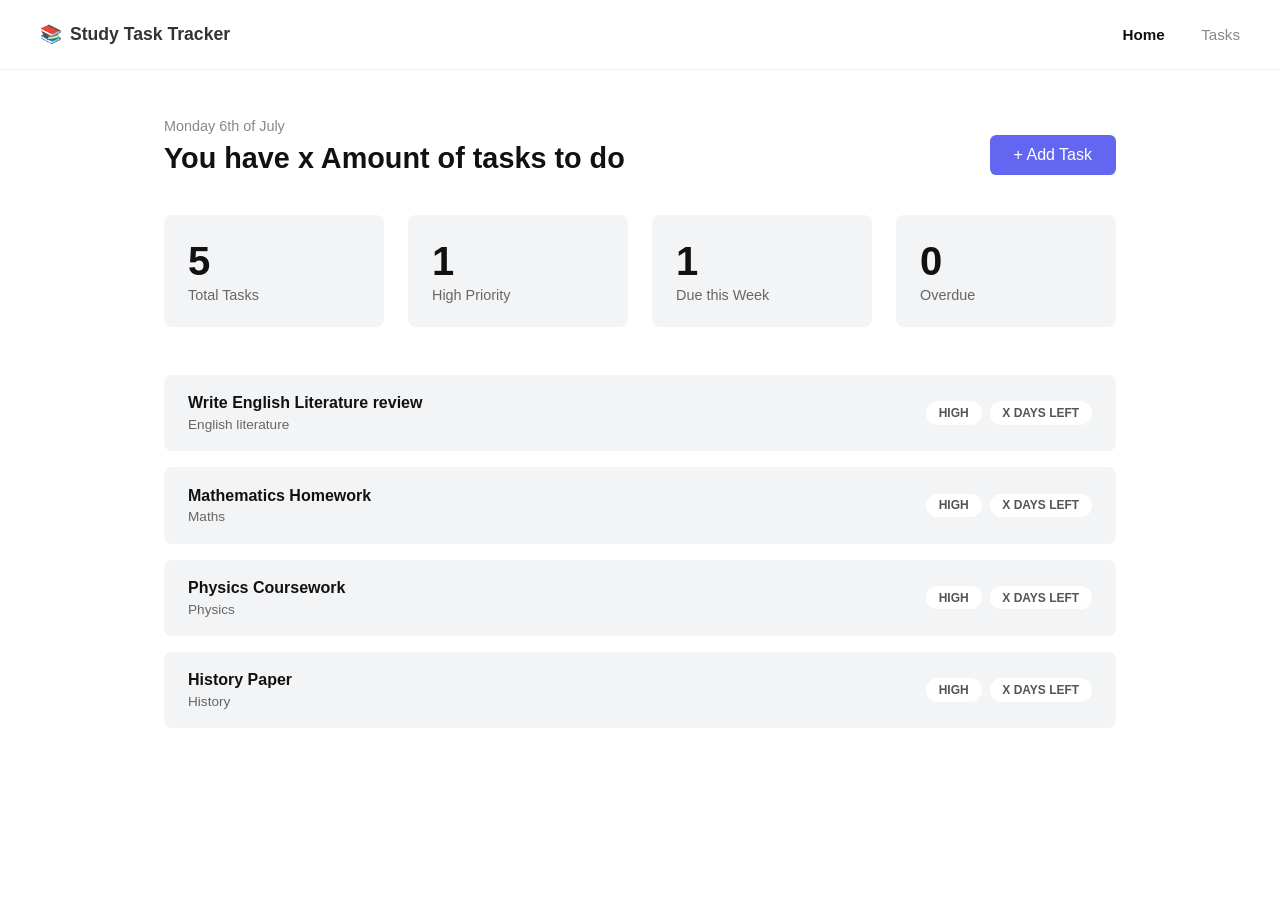
<file: index.html>
<!DOCTYPE html>
<html lang="en">
<head>
    <meta charset="UTF-8">
    <meta name="viewport" content="width=device-width, initial-scale=1.0">
    <title>Study Task Tracker - Home</title>
    <link rel="stylesheet" href="index.css">
</head>
<body>
    <nav class="navbar">
        <div class="logo">
            <span class="icon">📚</span> Study Task Tracker
        </div>
        <div class="nav-links">
            <a href="index.html" class="active">Home</a>
            <a href="tasks.html">Tasks</a>
        </div>
    </nav>

    <main class="container">
        <div class="header-section">
            <div class="title-area">
                <p class="date">Monday 6th of July</p>
                <h1>You have x Amount of tasks to do</h1>
            </div>
            <a href="tasks.html" class="btn-primary">+ Add Task</a>
        </div>

        <div class="stats-grid">
            <div class="stat-card">
                <h2>5</h2>
                <p>Total Tasks</p>
            </div>
            <div class="stat-card">
                <h2>1</h2>
                <p>High Priority</p>
            </div>
            <div class="stat-card">
                <h2>1</h2>
                <p>Due this Week</p>
            </div>
            <div class="stat-card">
                <h2>0</h2>
                <p>Overdue</p>
            </div>
        </div>

        <div class="task-list">
            <div class="task-item">
                <div class="task-info">
                    <h3>Write English Literature review</h3>
                    <p>English literature</p>
                </div>
                <div class="task-badges">
                    <span class="badge">HIGH</span>
                    <span class="badge">x Days Left</span>
                </div>
            </div>
            <div class="task-item">
                <div class="task-info">
                    <h3>Mathematics Homework</h3>
                    <p>Maths</p>
                </div>
                <div class="task-badges">
                    <span class="badge">HIGH</span>
                    <span class="badge">x Days Left</span>
                </div>
            </div>
            <div class="task-item">
                <div class="task-info">
                    <h3>Physics Coursework</h3>
                    <p>Physics</p>
                </div>
                <div class="task-badges">
                    <span class="badge">HIGH</span>
                    <span class="badge">x Days Left</span>
                </div>
            </div>
            <div class="task-item">
                <div class="task-info">
                    <h3>History Paper</h3>
                    <p>History</p>
                </div>
                <div class="task-badges">
                    <span class="badge">HIGH</span>
                    <span class="badge">x Days Left</span>
                </div>
            </div>
        </div>
    </main>
</body>
</html>
</file>
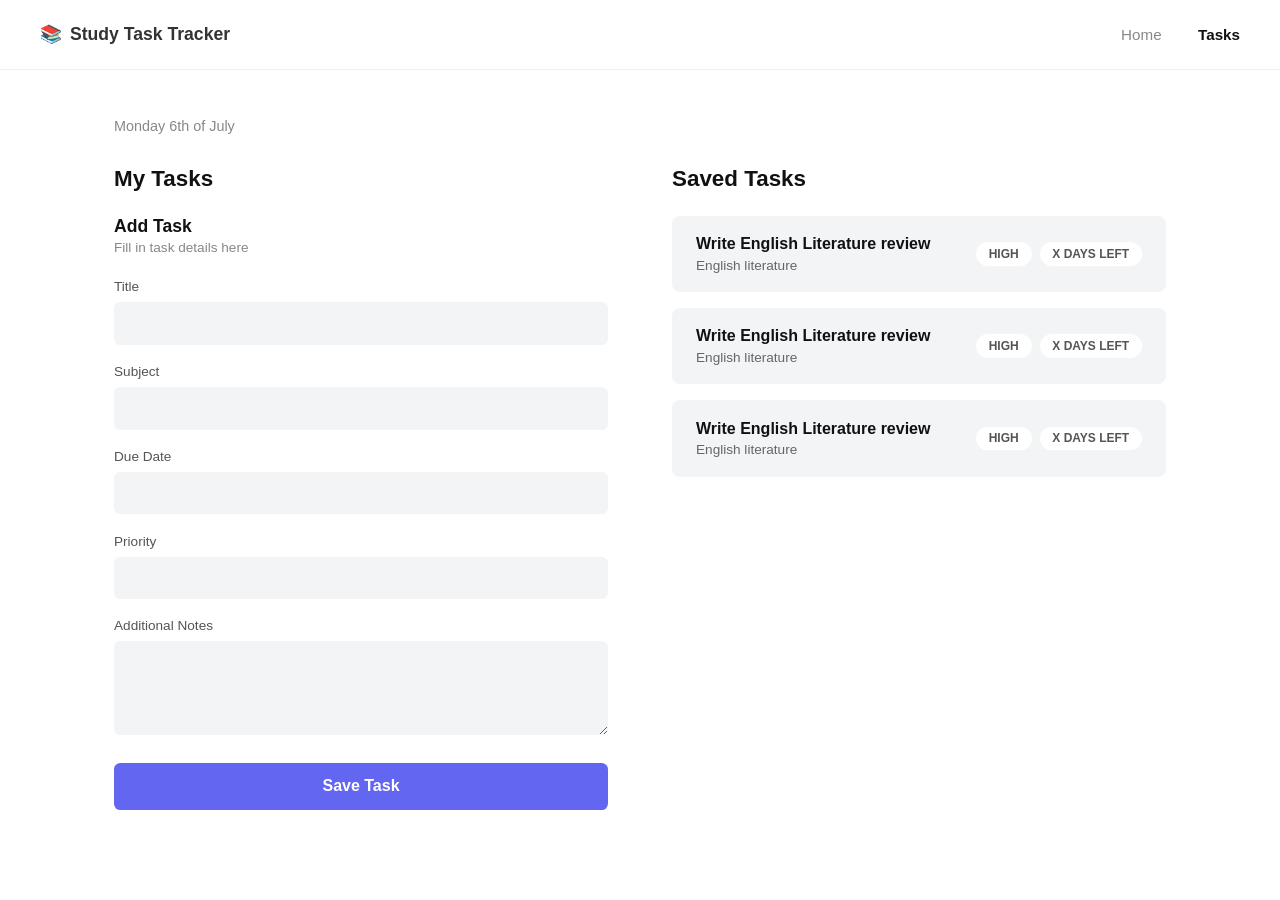
<file: tasks.html>
<!DOCTYPE html>
<html lang="en">
<head>
    <meta charset="UTF-8">
    <meta name="viewport" content="width=device-width, initial-scale=1.0">
    <title>Study Task Tracker - Tasks</title>
    <link rel="stylesheet" href="tasks.css">
</head>
<body>
    <nav class="navbar">
        <div class="logo">
            <span class="icon">📚</span> Study Task Tracker
        </div>
        <div class="nav-links">
            <a href="index.html">Home</a>
            <a href="tasks.html" class="active">Tasks</a>
        </div>
    </nav>

    <main class="container">
        <p class="date">Monday 6th of July</p>
        
        <div class="split-layout">
            <div class="form-section">
                <h2>My Tasks</h2>
                <h3 class="form-title">Add Task</h3>
                <p class="subtitle">Fill in task details here</p>

                <form class="task-form">
                    <div class="form-group">
                        <label>Title</label>
                        <input type="text">
                    </div>
                    <div class="form-group">
                        <label>Subject</label>
                        <input type="text">
                    </div>
                    <div class="form-group">
                        <label>Due Date</label>
                        <input type="text">
                    </div>
                    <div class="form-group">
                        <label>Priority</label>
                        <input type="text">
                    </div>
                    <div class="form-group">
                        <label>Additional Notes</label>
                        <textarea rows="4"></textarea>
                    </div>
                    <button type="button" class="btn-primary full-width">Save Task</button>
                </form>
            </div>

            <div class="saved-section">
                <h2>Saved Tasks</h2>
                <div class="task-list">
                    <div class="task-item">
                        <div class="task-info">
                            <h3>Write English Literature review</h3>
                            <p>English literature</p>
                        </div>
                        <div class="task-badges">
                            <span class="badge">HIGH</span>
                            <span class="badge">x Days Left</span>
                        </div>
                    </div>
                    <div class="task-item">
                        <div class="task-info">
                            <h3>Write English Literature review</h3>
                            <p>English literature</p>
                        </div>
                        <div class="task-badges">
                            <span class="badge">HIGH</span>
                            <span class="badge">x Days Left</span>
                        </div>
                    </div>
                    <div class="task-item">
                        <div class="task-info">
                            <h3>Write English Literature review</h3>
                            <p>English literature</p>
                        </div>
                        <div class="task-badges">
                            <span class="badge">HIGH</span>
                            <span class="badge">x Days Left</span>
                        </div>
                    </div>
                </div>
            </div>
        </div>
    </main>
</body>
</html>
</file>
<file: index.css>
/* Base Resets & Typography */
* {
    margin: 0;
    padding: 0;
    box-sizing: border-box;
    font-family: -apple-system, BlinkMacSystemFont, "Segoe UI", Roboto, Helvetica, Arial, sans-serif;
}

body {
    background-color: #ffffff;
    color: #333;
}

/* Navigation */
.navbar {
    display: flex;
    justify-content: space-between;
    align-items: center;
    padding: 1.5rem 2.5rem;
    border-bottom: 1px solid #f0f0f0;
}

.logo {
    font-weight: 600;
    font-size: 1.1rem;
    display: flex;
    align-items: center;
    gap: 0.5rem;
}

.nav-links a {
    margin-left: 2rem;
    text-decoration: none;
    color: #888;
    font-size: 0.95rem;
}

.nav-links a.active {
    color: #111;
    font-weight: 600;
}

/* Layout */
.container {
    max-width: 1000px;
    margin: 3rem auto;
    padding: 0 1.5rem;
}

/* Header Section */
.header-section {
    display: flex;
    justify-content: space-between;
    align-items: flex-end;
    margin-bottom: 2.5rem;
}

.date {
    color: #888;
    font-size: 0.9rem;
    margin-bottom: 0.5rem;
}

h1 {
    font-size: 1.8rem;
    font-weight: 600;
    color: #111;
}

.btn-primary {
    background-color: #6366f1; /* Purple accent */
    color: white;
    padding: 0.7rem 1.5rem;
    border-radius: 0.4rem;
    text-decoration: none;
    font-weight: 500;
    transition: 0.2s ease;
    border: none;
    cursor: pointer;
}

.btn-primary:hover {
    background-color: #4f46e5;
}

/* Stats Grid */
.stats-grid {
    display: grid;
    grid-template-columns: repeat(4, 1fr);
    gap: 1.5rem;
    margin-bottom: 3rem;
}

.stat-card {
    background-color: #f3f4f6;
    padding: 1.5rem;
    border-radius: 0.5rem;
}

.stat-card h2 {
    font-size: 2.5rem;
    font-weight: 600;
    margin-bottom: 0.2rem;
    color: #111;
}

.stat-card p {
    color: #666;
    font-size: 0.9rem;
}

/* Task List */
.task-item {
    background-color: #f3f4f6;
    padding: 1.2rem 1.5rem;
    border-radius: 0.5rem;
    display: flex;
    justify-content: space-between;
    align-items: center;
    margin-bottom: 1rem;
}

.task-info h3 {
    font-size: 1rem;
    font-weight: 600;
    margin-bottom: 0.3rem;
    color: #111;
}

.task-info p {
    font-size: 0.85rem;
    color: #666;
}

.task-badges {
    display: flex;
    gap: 0.5rem;
}

.badge {
    background-color: #ffffff;
    padding: 0.3rem 0.8rem;
    border-radius: 1rem;
    font-size: 0.75rem;
    font-weight: 600;
    color: #555;
    text-transform: uppercase;
}

/* =========================================
   MOBILE RESPONSIVENESS (Phone Screens)
   ========================================= */
@media (max-width: 768px) {
    /* Navbar turns into a hamburger menu visually */
    .navbar {
        padding: 1.2rem 1.5rem;
    }
    .nav-links {
        display: none; 
    }
    .navbar::after {
        content: '☰';
        font-size: 1.5rem;
        color: #111;
        cursor: pointer;
    }

    /* Header stacks the button under the text */
    .header-section {
        flex-direction: column;
        align-items: flex-start;
        gap: 1rem;
        margin-bottom: 2rem;
    }

    /* Stats grid becomes a single column */
    .stats-grid {
        grid-template-columns: 1fr;
        gap: 1rem;
    }

    /* Task items stack their content */
    .task-item {
        flex-direction: column;
        align-items: flex-start;
        gap: 0.8rem;
    }
}
</file>
<file: tasks.css>
/* Base Resets & Typography (Shared with index) */
* {
    margin: 0;
    padding: 0;
    box-sizing: border-box;
    font-family: -apple-system, BlinkMacSystemFont, "Segoe UI", Roboto, Helvetica, Arial, sans-serif;
}

body {
    background-color: #ffffff;
    color: #333;
}

/* Navigation */
.navbar {
    display: flex;
    justify-content: space-between;
    align-items: center;
    padding: 1.5rem 2.5rem;
    border-bottom: 1px solid #f0f0f0;
}

.logo {
    font-weight: 600;
    font-size: 1.1rem;
    display: flex;
    align-items: center;
    gap: 0.5rem;
}

.nav-links a {
    margin-left: 2rem;
    text-decoration: none;
    color: #888;
    font-size: 0.95rem;
}

.nav-links a.active {
    color: #111;
    font-weight: 600;
}

/* Layout */
.container {
    max-width: 1100px;
    margin: 3rem auto;
    padding: 0 1.5rem;
}

.date {
    color: #888;
    font-size: 0.9rem;
    margin-bottom: 2rem;
}

/* Split Form/List Layout */
.split-layout {
    display: grid;
    grid-template-columns: 1fr 1fr;
    gap: 4rem;
}

h2 {
    font-size: 1.4rem;
    font-weight: 600;
    margin-bottom: 1.5rem;
    color: #111;
}

.form-title {
    font-size: 1.1rem;
    font-weight: 600;
    margin-bottom: 0.2rem;
    color: #111;
}

.subtitle {
    font-size: 0.85rem;
    color: #888;
    margin-bottom: 1.5rem;
}

/* Form Styles */
.form-group {
    margin-bottom: 1.2rem;
}

.form-group label {
    display: block;
    font-size: 0.85rem;
    color: #555;
    margin-bottom: 0.5rem;
}

.form-group input, 
.form-group textarea {
    width: 100%;
    padding: 0.8rem;
    background-color: #f3f4f6;
    border: none;
    border-radius: 0.4rem;
    font-size: 0.95rem;
    outline: none;
    transition: box-shadow 0.2s;
}

.form-group input:focus, 
.form-group textarea:focus {
    box-shadow: 0 0 0 2px #c7d2fe;
}

/* Buttons */
.btn-primary {
    background-color: #6366f1;
    color: white;
    padding: 0.9rem 1.5rem;
    border-radius: 0.4rem;
    text-decoration: none;
    font-weight: 600;
    transition: 0.2s ease;
    border: none;
    cursor: pointer;
    font-size: 1rem;
}

.btn-primary:hover {
    background-color: #4f46e5;
}

.full-width {
    width: 100%;
    display: block;
    margin-top: 1.5rem;
}

/* Task List (Reused styles) */
.task-item {
    background-color: #f3f4f6;
    padding: 1.2rem 1.5rem;
    border-radius: 0.5rem;
    display: flex;
    justify-content: space-between;
    align-items: center;
    margin-bottom: 1rem;
}

.task-info h3 {
    font-size: 1rem;
    font-weight: 600;
    margin-bottom: 0.3rem;
    color: #111;
}

.task-info p {
    font-size: 0.85rem;
    color: #666;
    margin: 0;
}

.task-badges {
    display: flex;
    gap: 0.5rem;
}

.badge {
    background-color: #ffffff;
    padding: 0.3rem 0.8rem;
    border-radius: 1rem;
    font-size: 0.75rem;
    font-weight: 600;
    color: #555;
    text-transform: uppercase;
}

/* =========================================
   MOBILE RESPONSIVENESS (Phone Screens)
   ========================================= */
@media (max-width: 768px) {
    /* Navbar turns into a hamburger menu visually */
    .navbar {
        padding: 1.2rem 1.5rem;
    }
    .nav-links {
        display: none; 
    }
    .navbar::after {
        content: '☰';
        font-size: 1.5rem;
        color: #111;
        cursor: pointer;
    }

    /* Split layout becomes a single column */
    .split-layout {
        grid-template-columns: 1fr;
        gap: 3rem;
    }

    /* Task items stack their content */
    .task-item {
        flex-direction: column;
        align-items: flex-start;
        gap: 0.8rem;
    }
}
</file>
